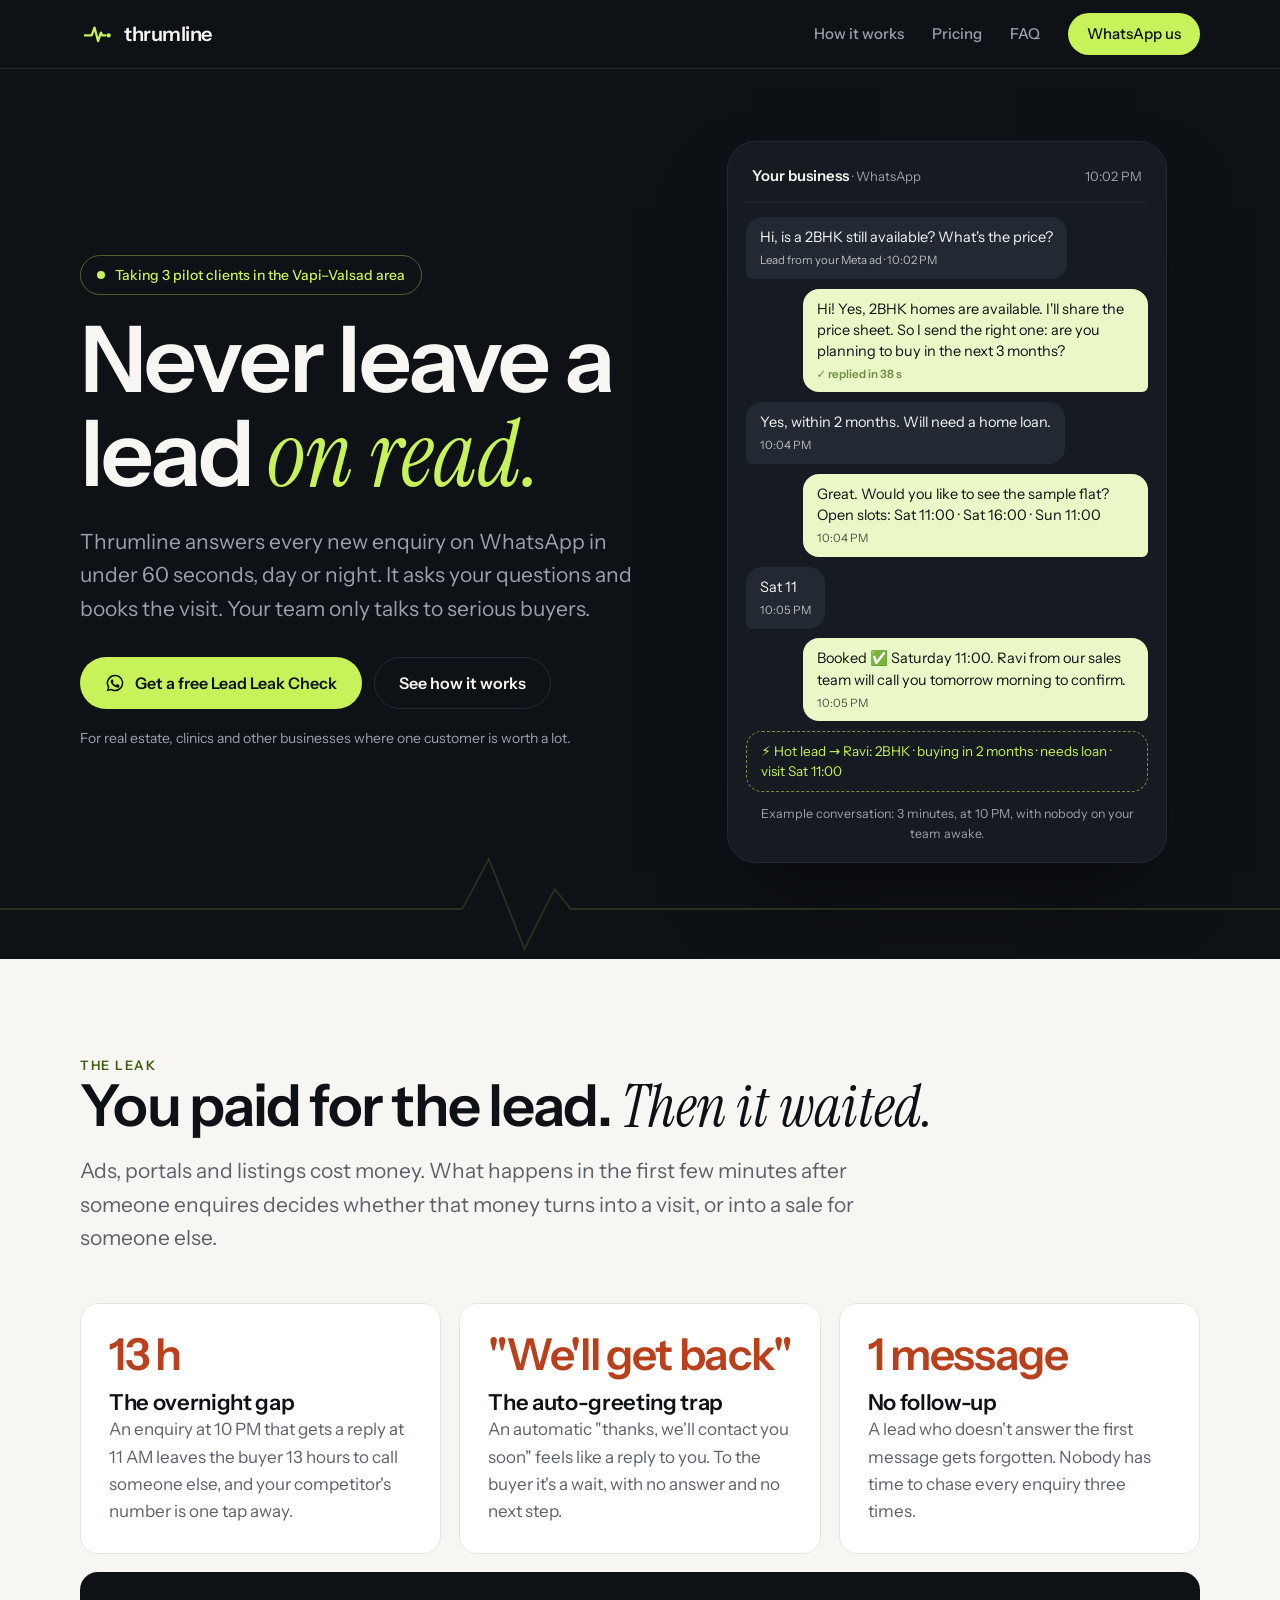
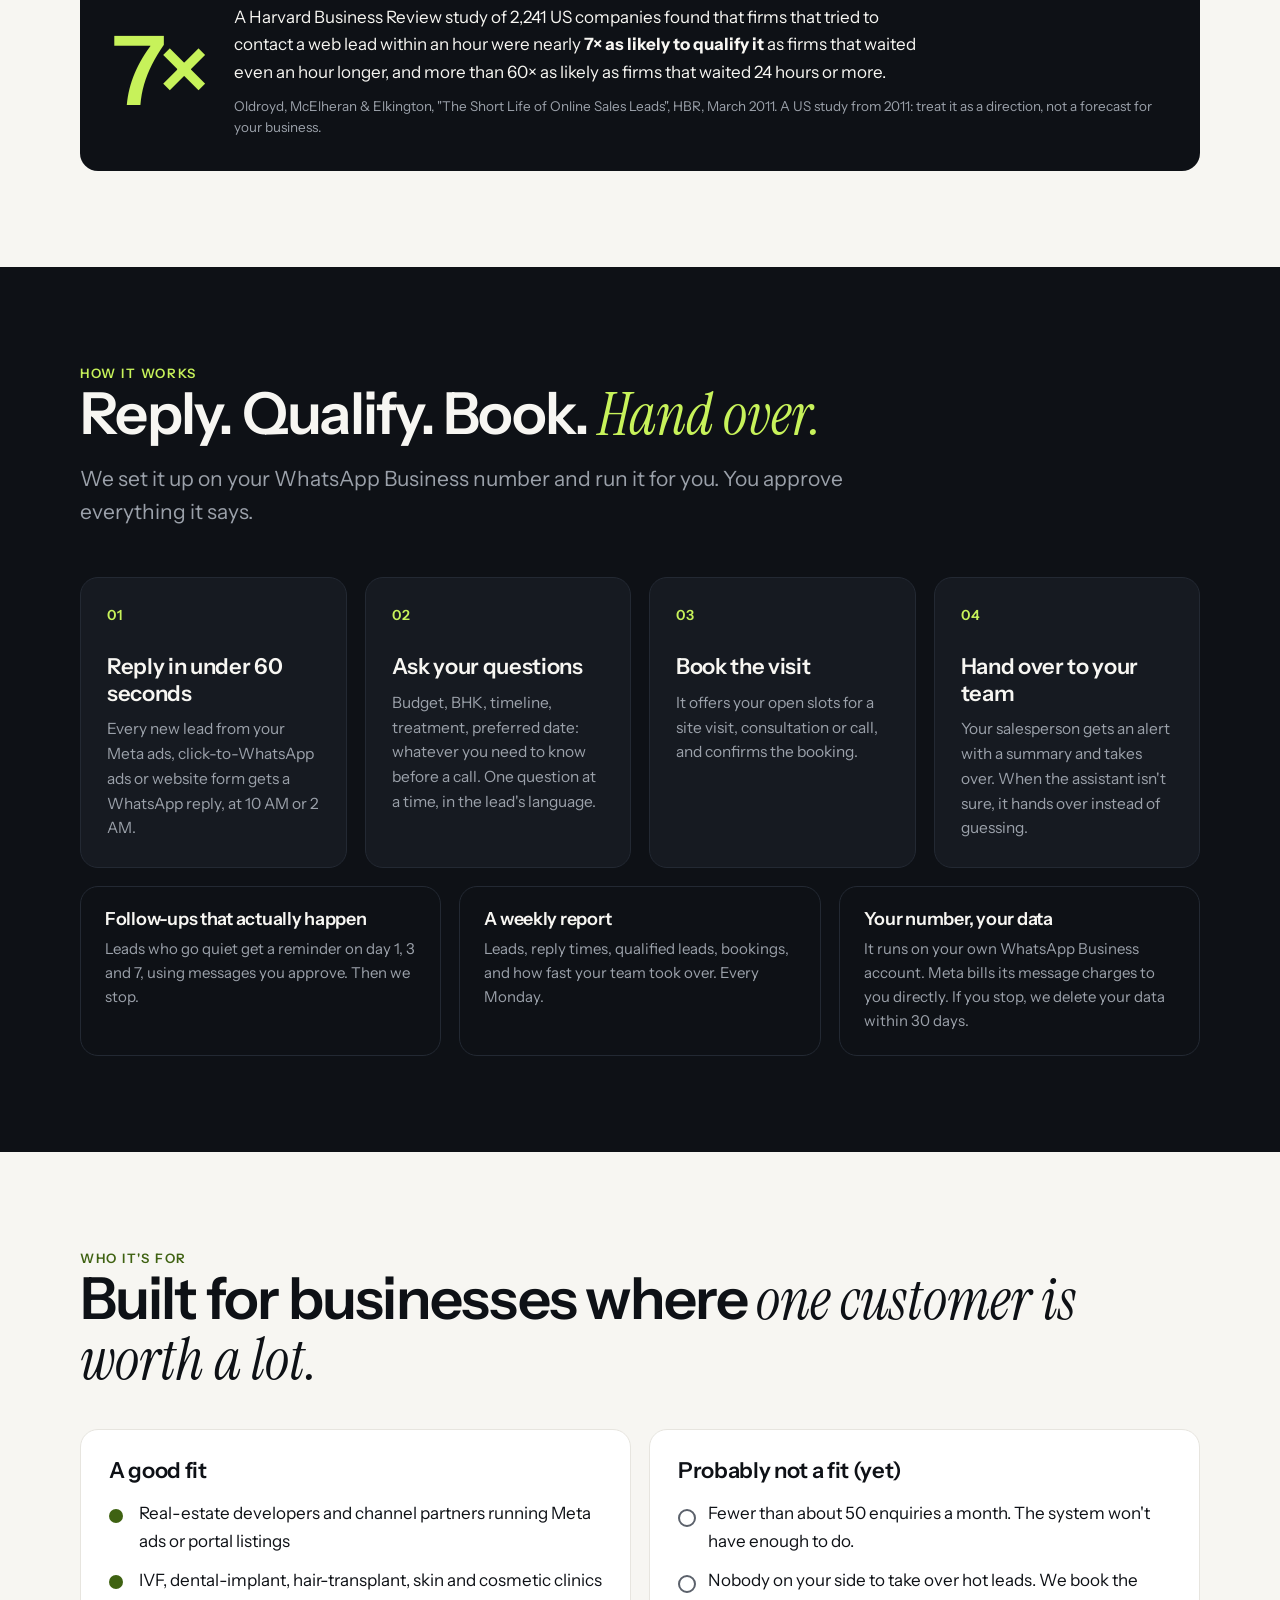
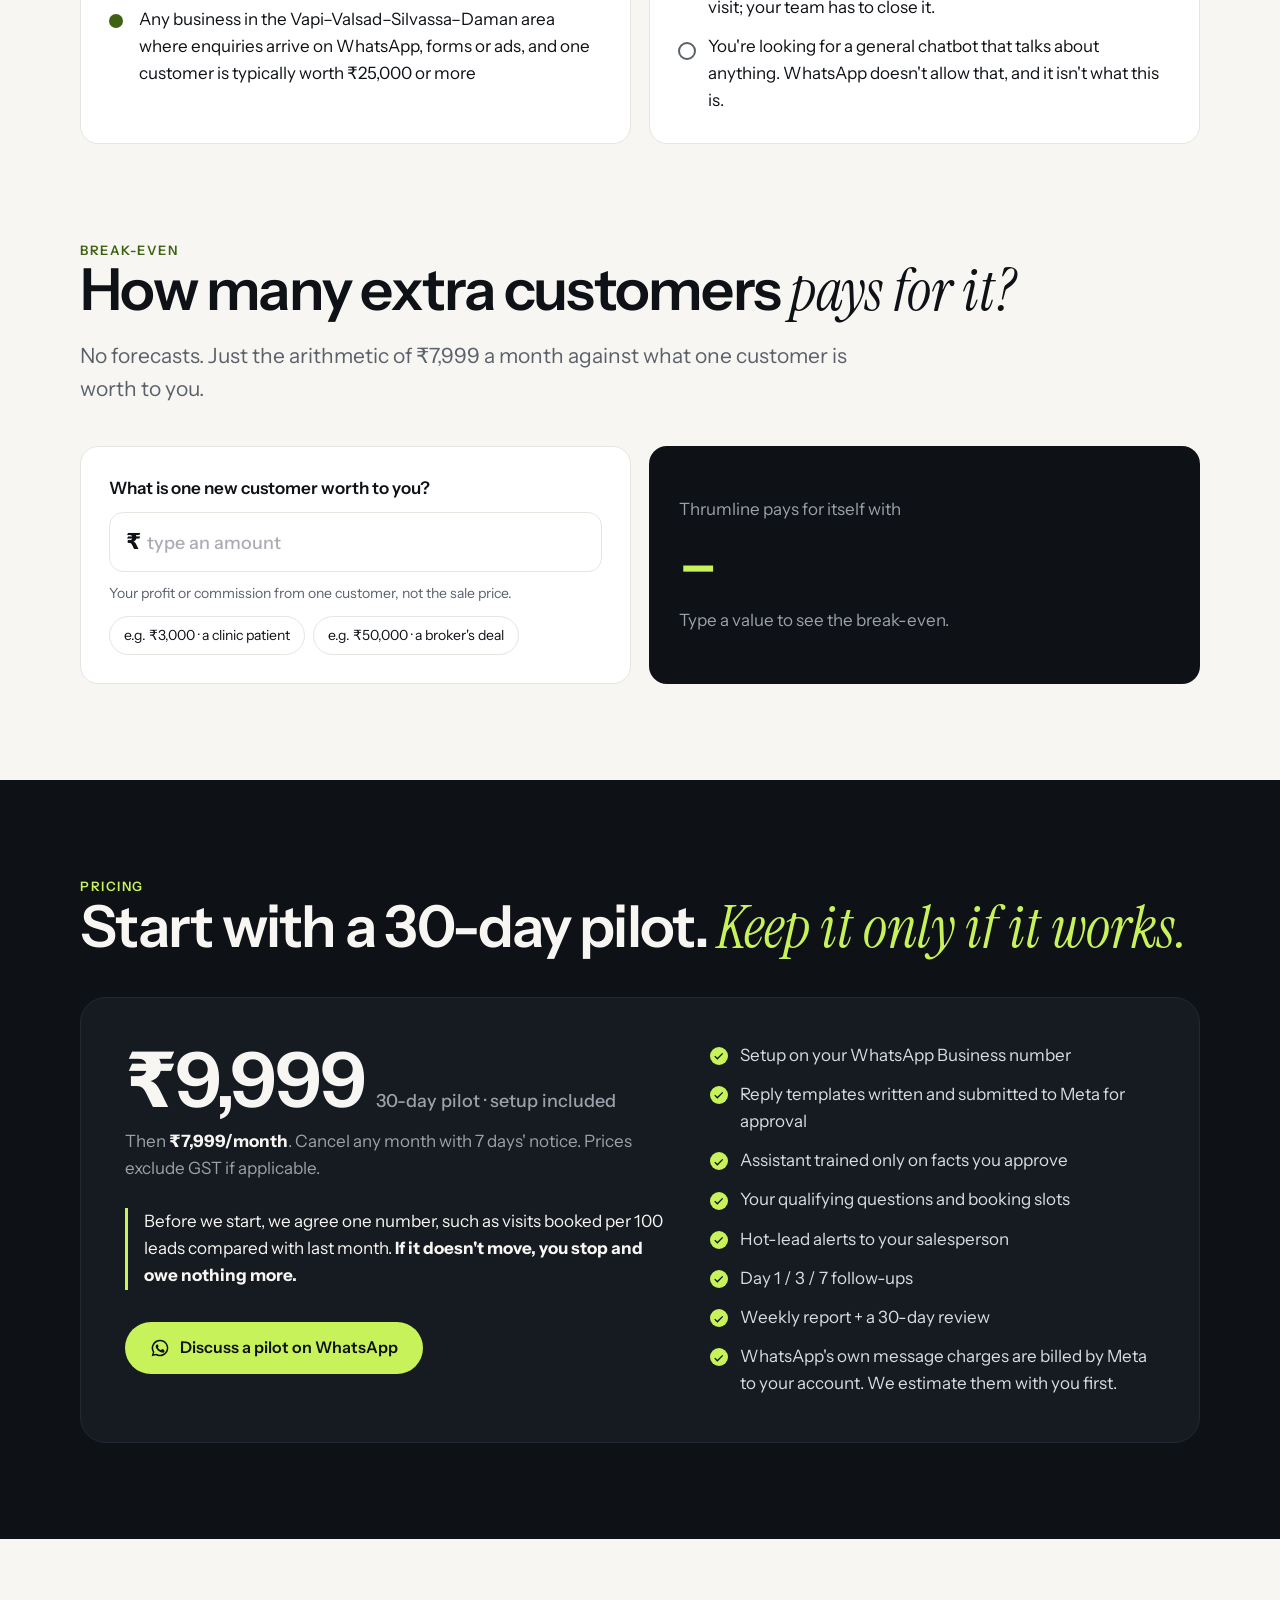
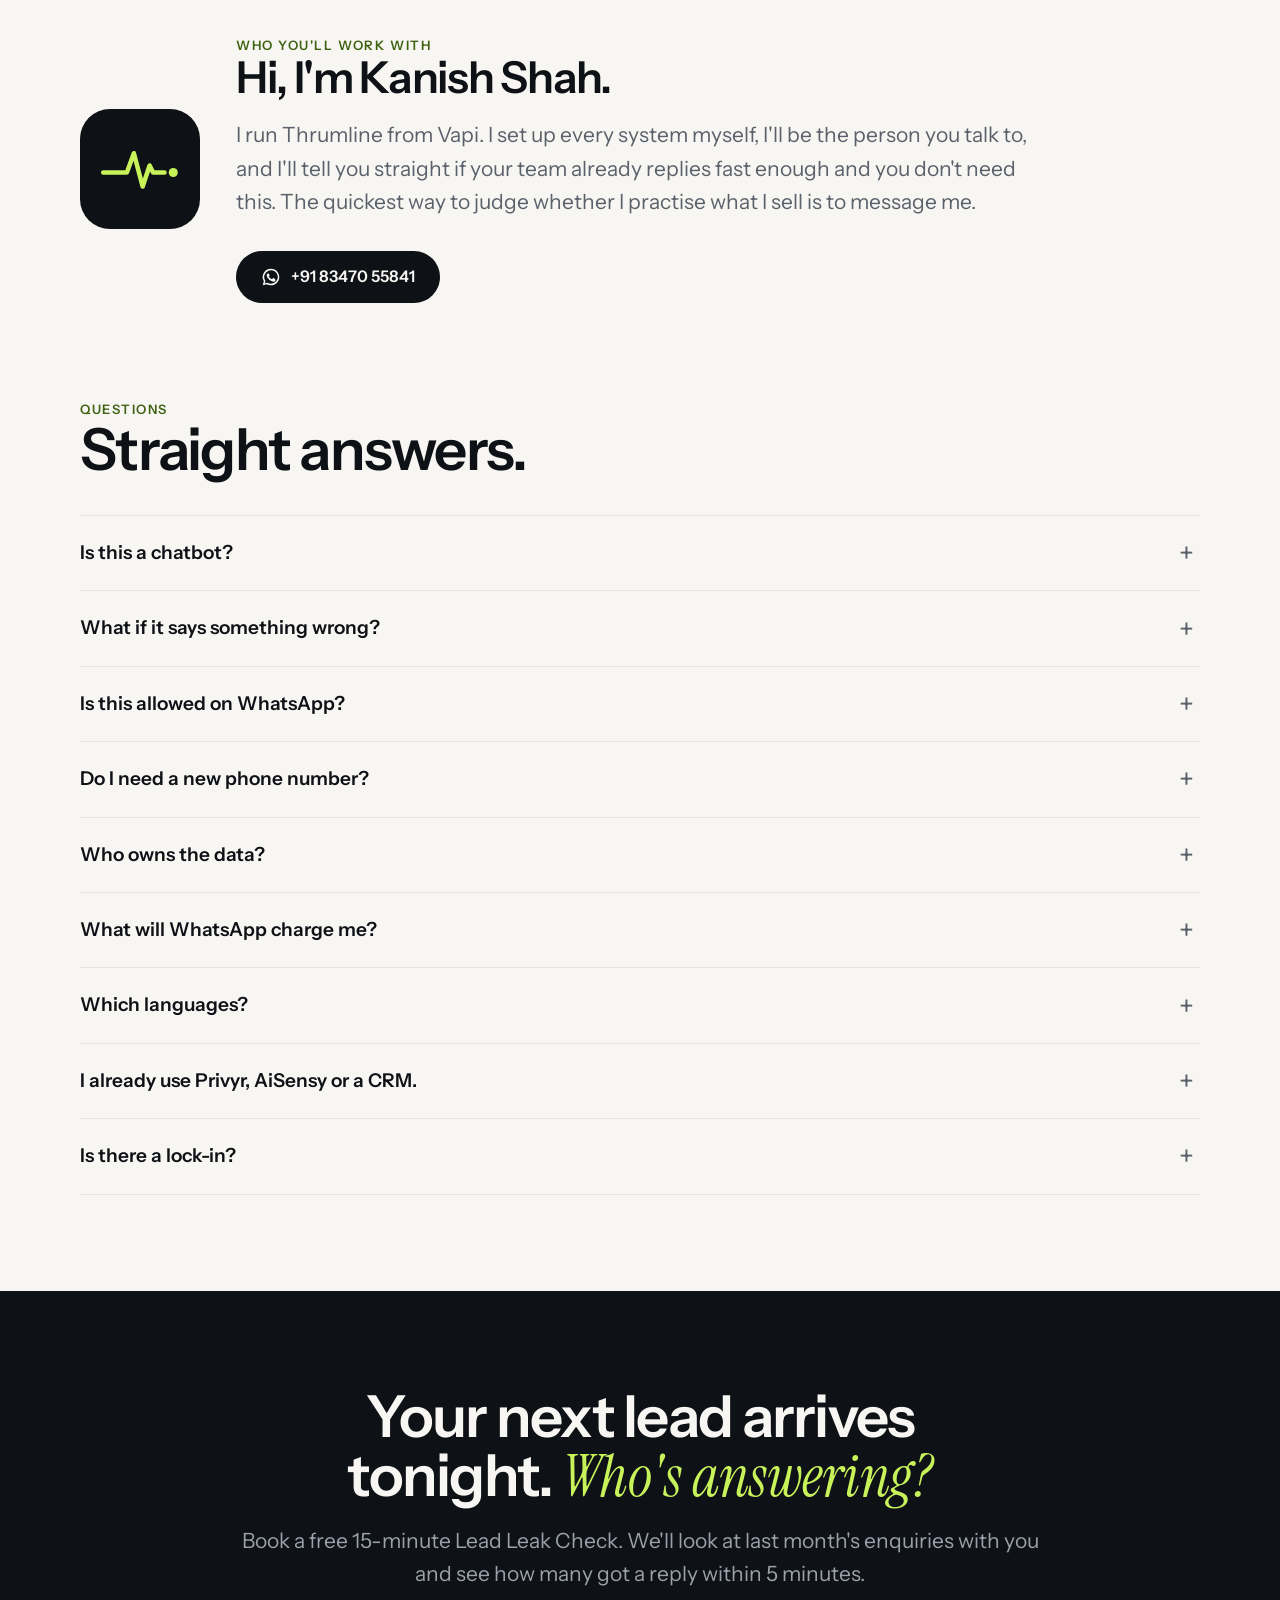
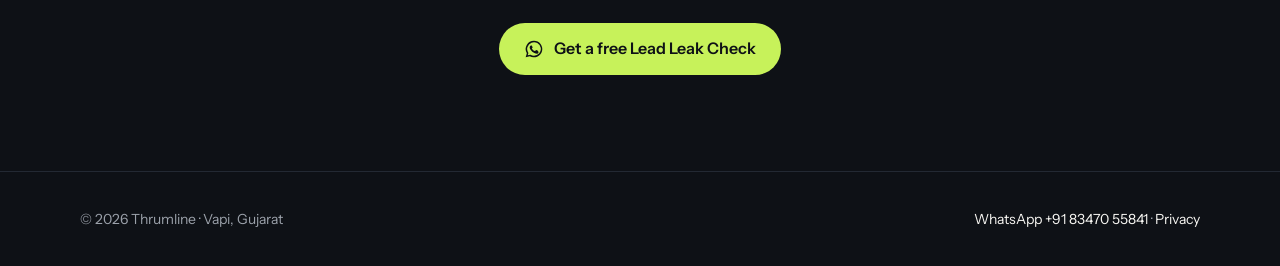
<file: site/index.html>
<!doctype html>
<html lang="en">
<head>
<meta charset="utf-8">
<meta name="viewport" content="width=device-width, initial-scale=1">
<title>Thrumline | Never leave a lead on read</title>
<meta name="description" content="Thrumline answers every new enquiry on WhatsApp in under 60 seconds, day or night, asks your qualifying questions and books the visit. For real estate and clinics in Vapi, Valsad, Silvassa and Daman.">
<meta name="theme-color" content="#0E1116">
<meta property="og:type" content="website">
<meta property="og:title" content="Thrumline | Never leave a lead on read">
<meta property="og:description" content="Every enquiry answered on WhatsApp in under 60 seconds, day or night. 30-day pilot for real estate and clinics in the Vapi–Valsad area.">
<meta property="og:image" content="assets/og.png">
<meta name="twitter:card" content="summary_large_image">
<link rel="icon" href="assets/favicon.svg" type="image/svg+xml">
<link rel="preload" href="assets/fonts/instrument-sans-latin.woff2" as="font" type="font/woff2" crossorigin>
<link rel="stylesheet" href="assets/fonts/fonts.css">
<script type="application/ld+json">
{"@context":"https://schema.org","@type":"ProfessionalService","name":"Thrumline","description":"WhatsApp lead response systems for local businesses: every enquiry answered in under 60 seconds, qualified and booked.","telephone":"+91 83470 55841","areaServed":["Vapi","Valsad","Silvassa","Daman"],"address":{"@type":"PostalAddress","addressLocality":"Vapi","addressRegion":"Gujarat","addressCountry":"IN"},"founder":{"@type":"Person","name":"Kanish Shah"}}
</script>
<style>
:root{
  --ink:#0E1116;--ink-2:#161A21;--ink-3:#232933;--paper:#F7F6F2;--card:#FFFFFF;
  --lime:#C7F25A;--moss:#3F6212;--ember:#E4572E;--ember-text:#B8401C;
  --mist:#E7E5DF;--slate:#5B616B;--fog:#9BA1AA;
  --radius:18px;--wrap:1160px;
  --sans:"Instrument Sans",system-ui,-apple-system,"Segoe UI",Roboto,sans-serif;
  --serif:"Instrument Serif",Georgia,serif;
}
*{box-sizing:border-box;margin:0;padding:0}
html{scroll-behavior:smooth;-webkit-text-size-adjust:100%}
body{font-family:var(--sans);background:var(--paper);color:var(--ink);font-size:17px;line-height:1.6;-webkit-font-smoothing:antialiased}
img,svg{display:block;max-width:100%}
a{color:inherit}
:focus-visible{outline:3px solid var(--lime);outline-offset:3px;border-radius:6px}
.wrap{max-width:var(--wrap);margin:0 auto;padding:0 20px}
.serif{font-family:var(--serif);font-style:italic;font-weight:400;letter-spacing:0}
.eyebrow{font-size:13px;font-weight:600;letter-spacing:.12em;text-transform:uppercase}
h1,h2,h3{letter-spacing:-.03em;line-height:1.02;font-weight:600}
h2{font-size:clamp(34px,5vw,58px);margin-bottom:18px}
h3{font-size:22px;letter-spacing:-.015em;line-height:1.2}
.lede{font-size:clamp(18px,2vw,21px);max-width:58ch}
section{padding:96px 0}
.dark{background:var(--ink);color:var(--paper)}
.dark .muted{color:var(--fog)}
.muted{color:var(--slate)}
.lime{color:var(--lime)}
.moss{color:var(--moss)}

/* buttons */
.btn{display:inline-flex;align-items:center;justify-content:center;gap:10px;min-height:52px;padding:0 24px;border-radius:999px;font-weight:600;font-size:16px;text-decoration:none;border:1.5px solid transparent;transition:transform .15s ease,background .15s ease}
.btn:hover{transform:translateY(-1px)}
.btn-lime{background:var(--lime);color:var(--ink)}
.btn-lime:hover{background:#d4f779}
.btn-ghost{border-color:var(--ink-3);color:var(--paper)}
.btn-ghost:hover{background:var(--ink-2)}
.btn-ink{background:var(--ink);color:var(--paper)}
.btn svg{width:20px;height:20px}

/* nav */
.nav{position:sticky;top:0;z-index:50;background:var(--ink);border-bottom:1px solid var(--ink-3)}
.nav .wrap{display:flex;align-items:center;justify-content:space-between;height:68px;gap:16px}
.brand{display:flex;align-items:center;gap:10px;text-decoration:none;color:var(--paper);font-weight:600;font-size:20px;letter-spacing:-.025em}
.brand svg{width:34px;height:34px}
.nav nav{display:flex;align-items:center;gap:28px}
.nav nav a{color:var(--fog);text-decoration:none;font-size:15px;font-weight:500}
.nav nav a:hover{color:var(--paper)}
.nav .btn{min-height:42px;padding:0 18px;font-size:15px}
.nav nav a.btn-lime{color:var(--ink)}
@media(max-width:820px){.nav nav a:not(.btn){display:none}}

/* hero */
.hero{padding:72px 0 96px;position:relative;overflow:hidden}
.hero .wrap{display:grid;grid-template-columns:1.05fr .95fr;gap:56px;align-items:center}
.hero h1{font-size:clamp(46px,7.4vw,92px);margin:18px 0 22px}
.hero .lede{color:var(--fog)}
.chip{display:inline-flex;align-items:center;gap:10px;border:1px solid rgba(199,242,90,.35);color:var(--lime);border-radius:999px;padding:8px 16px;font-size:14px;font-weight:500}
.dot{width:8px;height:8px;border-radius:50%;background:var(--lime);box-shadow:0 0 0 0 rgba(199,242,90,.6);animation:ping 2s infinite}
@keyframes ping{0%{box-shadow:0 0 0 0 rgba(199,242,90,.55)}80%,100%{box-shadow:0 0 0 10px rgba(199,242,90,0)}}
.actions{display:flex;flex-wrap:wrap;gap:12px;margin-top:32px}
.hero-note{margin-top:18px;font-size:14px;color:var(--fog)}
.pulse-line{position:absolute;left:0;right:0;bottom:0;height:120px;opacity:.14;pointer-events:none}
@media(max-width:960px){.hero .wrap{grid-template-columns:1fr}.hero{padding:48px 0 72px}}

/* phone mock */
.phone{background:var(--ink-2);border:1px solid var(--ink-3);border-radius:28px;padding:18px;max-width:440px;width:100%;justify-self:center;box-shadow:0 40px 80px -30px rgba(0,0,0,.6)}
.phone-top{display:flex;align-items:center;justify-content:space-between;padding:4px 6px 14px;border-bottom:1px solid var(--ink-3);margin-bottom:14px;font-size:13px;color:var(--fog)}
.phone-top b{color:var(--paper);font-weight:600;font-size:15px}
.chat{display:flex;flex-direction:column;gap:10px;min-height:430px}
.msg{max-width:86%;padding:10px 14px;border-radius:16px;font-size:14.5px;line-height:1.45;opacity:0;transform:translateY(8px);animation:in .45s ease forwards}
.msg small{display:block;font-size:11.5px;margin-top:4px;opacity:.7}
.msg.lead{background:var(--ink-3);color:var(--paper);align-self:flex-start;border-bottom-left-radius:6px}
.msg.bot{background:#E9F8C6;color:var(--ink);align-self:flex-end;border-bottom-right-radius:6px}
.msg.alert{align-self:stretch;max-width:none;background:transparent;border:1px dashed rgba(199,242,90,.55);color:var(--lime);font-size:13.5px}
.msg:nth-child(1){animation-delay:.3s}.msg:nth-child(2){animation-delay:1.3s}.msg:nth-child(3){animation-delay:2.4s}
.msg:nth-child(4){animation-delay:3.3s}.msg:nth-child(5){animation-delay:4.2s}.msg:nth-child(6){animation-delay:5.1s}.msg:nth-child(7){animation-delay:6s}
@keyframes in{to{opacity:1;transform:none}}
.timer{display:inline-flex;align-items:center;gap:6px;font-weight:600;color:var(--moss)}
.mock-label{font-size:12.5px;color:var(--fog);text-align:center;margin-top:12px}

/* leak */
.grid-3{display:grid;grid-template-columns:repeat(3,1fr);gap:18px;margin-top:48px}
.card{background:var(--card);border:1px solid var(--mist);border-radius:var(--radius);padding:28px}
.card .big{font-size:44px;font-weight:600;letter-spacing:-.03em;line-height:1;margin-bottom:14px}
.card .big.ember{color:var(--ember-text)}
.research{margin-top:18px;display:grid;grid-template-columns:auto 1fr;gap:28px;align-items:center;background:var(--ink);color:var(--paper);border-radius:var(--radius);padding:32px}
.research .num{font-size:clamp(56px,8vw,96px);font-weight:600;letter-spacing:-.04em;line-height:.9;color:var(--lime)}
.research p{max-width:62ch}
.research cite{display:block;font-style:normal;font-size:13.5px;color:var(--fog);margin-top:10px}
@media(max-width:860px){.grid-3{grid-template-columns:1fr}.research{grid-template-columns:1fr}}

/* how */
.steps{display:grid;grid-template-columns:repeat(4,1fr);gap:18px;margin-top:48px;counter-reset:step}
.step{background:var(--ink-2);border:1px solid var(--ink-3);border-radius:var(--radius);padding:26px;position:relative}
.step::before{counter-increment:step;content:"0" counter(step);display:block;font-size:14px;font-weight:600;color:var(--lime);margin-bottom:28px;letter-spacing:.08em}
.step p{color:var(--fog);font-size:15.5px;margin-top:10px}
.extras{display:grid;grid-template-columns:repeat(3,1fr);gap:18px;margin-top:18px}
.extra{border:1px solid var(--ink-3);border-radius:var(--radius);padding:22px 24px}
.extra h3{font-size:18px}
.extra p{color:var(--fog);font-size:15px;margin-top:6px}
@media(max-width:960px){.steps{grid-template-columns:1fr 1fr}.extras{grid-template-columns:1fr}}
@media(max-width:560px){.steps{grid-template-columns:1fr}}

/* fit */
.fit{display:grid;grid-template-columns:1fr 1fr;gap:18px;margin-top:40px}
.fit ul{list-style:none;display:flex;flex-direction:column;gap:12px;margin-top:16px}
.fit li{padding-left:30px;position:relative}
.fit li::before{content:"";position:absolute;left:0;top:.5em;width:14px;height:14px;border-radius:50%;background:var(--moss)}
.fit .no li::before{background:transparent;border:2px solid var(--slate)}
@media(max-width:760px){.fit{grid-template-columns:1fr}}

/* calculator */
.calc{display:grid;grid-template-columns:1fr 1fr;gap:18px;margin-top:40px;align-items:stretch}
.calc label{display:block;font-weight:600;margin-bottom:10px}
.field{display:flex;align-items:center;border:1.5px solid var(--mist);background:var(--card);border-radius:14px;padding:0 16px;height:60px;font-size:22px;font-weight:600}
.field:focus-within{border-color:var(--moss)}
.field input{border:0;outline:0;background:transparent;font:inherit;width:100%;padding-left:6px;color:var(--ink)}
.field input::placeholder{color:#A9ADB3;font-weight:500;font-size:18px}
.presets{display:flex;flex-wrap:wrap;gap:8px;margin-top:12px}
.presets button{font:inherit;font-size:14px;border:1px solid var(--mist);background:var(--card);border-radius:999px;padding:7px 14px;cursor:pointer;color:var(--ink)}
.presets button:hover{border-color:var(--moss)}
.result{background:var(--ink);color:var(--paper);border-radius:var(--radius);padding:30px;display:flex;flex-direction:column;justify-content:center}
.result .muted{color:var(--fog)}
.result .out{font-size:clamp(40px,6vw,64px);font-weight:600;letter-spacing:-.035em;line-height:1;color:var(--lime);margin:8px 0 12px}
@media(max-width:760px){.calc{grid-template-columns:1fr}}

/* pricing */
.price-card{display:grid;grid-template-columns:1.1fr .9fr;gap:40px;background:var(--ink-2);border:1px solid var(--ink-3);border-radius:26px;padding:44px;margin-top:40px}
.price{font-size:clamp(52px,7vw,76px);font-weight:600;letter-spacing:-.04em;line-height:1}
.price small{font-size:18px;color:var(--fog);font-weight:500;letter-spacing:0}
.then{margin-top:10px;color:var(--fog)}
.then b{color:var(--paper)}
.checks{list-style:none;display:flex;flex-direction:column;gap:12px}
.checks li{padding-left:30px;position:relative;color:#D9DCE1}
.checks li::before{content:"";position:absolute;left:0;top:.3em;width:18px;height:18px;border-radius:50%;background:var(--lime) url("data:image/svg+xml,%3Csvg xmlns='http://www.w3.org/2000/svg' viewBox='0 0 20 20'%3E%3Cpath d='M8.2 13.6 4.9 10.3l-1.4 1.4 4.7 4.7 9-9-1.4-1.4z' fill='%230E1116'/%3E%3C/svg%3E") center/13px no-repeat}
.guarantee{margin-top:26px;border-left:3px solid var(--lime);padding-left:16px;color:var(--paper)}
@media(max-width:860px){.price-card{grid-template-columns:1fr;padding:30px}}

/* founder */
.founder{display:grid;grid-template-columns:auto 1fr;gap:36px;align-items:center}
.avatar{width:120px;height:120px;border-radius:30px;background:var(--ink);display:grid;place-items:center}
.avatar svg{width:84px}
@media(max-width:640px){.founder{grid-template-columns:1fr}}

/* faq */
.faq{margin-top:36px;border-top:1px solid var(--mist)}
.faq details{border-bottom:1px solid var(--mist)}
.faq summary{list-style:none;cursor:pointer;padding:22px 44px 22px 0;font-weight:600;font-size:19px;position:relative}
.faq summary::-webkit-details-marker{display:none}
.faq summary::after{content:"+";position:absolute;right:6px;top:50%;transform:translateY(-50%);font-size:28px;font-weight:400;color:var(--slate);transition:transform .2s}
.faq details[open] summary::after{transform:translateY(-50%) rotate(45deg)}
.faq details p{padding:0 0 22px;max-width:70ch;color:#2B3038}

/* final */
.final{text-align:center}
.final h2{max-width:16ch;margin:0 auto 18px}
.final .actions{justify-content:center}
footer{background:var(--ink);color:var(--fog);border-top:1px solid var(--ink-3);padding:36px 0 110px;font-size:14px}
footer .wrap{display:flex;flex-wrap:wrap;justify-content:space-between;gap:16px}
footer a{color:var(--paper);text-decoration:none}
@media(min-width:760px){footer{padding-bottom:36px}}

/* sticky mobile CTA */
.sticky{position:fixed;left:12px;right:12px;bottom:12px;z-index:60;display:none;box-shadow:0 12px 30px -10px rgba(0,0,0,.5)}
@media(max-width:759px){.sticky{display:flex}}

@media(prefers-reduced-motion:reduce){*{animation:none!important;transition:none!important;scroll-behavior:auto!important}.msg{opacity:1;transform:none}}
</style>
</head>
<body>

<svg width="0" height="0" style="position:absolute" aria-hidden="true">
  <symbol id="mark" viewBox="0 0 48 48"><rect width="48" height="48" rx="12" fill="#0E1116"/><path d="M7 26h9.5l4-11 5 19 4-12 2 4H36" fill="none" stroke="#C7F25A" stroke-width="3.2" stroke-linecap="round" stroke-linejoin="round"/><circle cx="40.5" cy="26" r="3" fill="#C7F25A"/></symbol>
  <symbol id="wa" viewBox="0 0 24 24"><path fill="currentColor" d="M12 2a10 10 0 0 0-8.6 15.1L2 22l5-1.3A10 10 0 1 0 12 2Zm0 18.2a8.2 8.2 0 0 1-4.2-1.2l-.3-.2-3 .8.8-2.9-.2-.3A8.2 8.2 0 1 1 12 20.2Zm4.5-6.1c-.2-.1-1.5-.7-1.7-.8-.2-.1-.4-.1-.6.1l-.8 1c-.1.2-.3.2-.5.1a6.7 6.7 0 0 1-3.3-2.9c-.2-.4.2-.4.7-1.3.1-.2 0-.3 0-.4l-.8-1.8c-.2-.5-.4-.4-.6-.4h-.5a1 1 0 0 0-.7.3 3 3 0 0 0-.9 2.2 5.2 5.2 0 0 0 1.1 2.7 11.8 11.8 0 0 0 4.5 4c1.7.7 2.4.8 3.2.7.5-.1 1.5-.6 1.7-1.2.2-.6.2-1.1.2-1.2-.1-.1-.3-.2-.5-.3Z"/></symbol>
</svg>

<header class="nav">
  <div class="wrap">
    <a class="brand" href="#top" aria-label="Thrumline home"><svg><use href="#mark"/></svg>thrumline</a>
    <nav aria-label="Main">
      <a href="#how">How it works</a>
      <a href="#pricing">Pricing</a>
      <a href="#faq">FAQ</a>
      <a class="btn btn-lime" href="https://wa.me/918347055841?text=Hi%20Kanish%2C%20I%27d%20like%20to%20know%20more%20about%20Thrumline." data-wa>WhatsApp us</a>
    </nav>
  </div>
</header>

<main id="top">

<section class="hero dark">
  <div class="wrap">
    <div>
      <span class="chip"><span class="dot"></span>Taking 3 pilot clients in the Vapi–Valsad area</span>
      <h1>Never leave a lead <span class="serif lime">on read.</span></h1>
      <p class="lede">Thrumline answers every new enquiry on WhatsApp in under 60 seconds, day or night. It asks your questions and books the visit. Your team only talks to serious buyers.</p>
      <div class="actions">
        <a class="btn btn-lime" href="https://wa.me/918347055841?text=Hi%20Kanish%2C%20I%27d%20like%20a%20free%20Lead%20Leak%20Check%20for%20my%20business." data-wa><svg><use href="#wa"/></svg>Get a free Lead Leak Check</a>
        <a class="btn btn-ghost" href="#how">See how it works</a>
      </div>
      <p class="hero-note">For real estate, clinics and other businesses where one customer is worth a lot.</p>
    </div>

    <div class="phone" aria-label="Example conversation">
      <div class="phone-top"><span><b>Your business</b> · WhatsApp</span><span>10:02 PM</span></div>
      <div class="chat">
        <div class="msg lead">Hi, is a 2BHK still available? What's the price?<small>Lead from your Meta ad · 10:02 PM</small></div>
        <div class="msg bot">Hi! Yes, 2BHK homes are available. I'll share the price sheet. So I send the right one: are you planning to buy in the next 3 months?<small><span class="timer">✓ replied in 38 s</span></small></div>
        <div class="msg lead">Yes, within 2 months. Will need a home loan.<small>10:04 PM</small></div>
        <div class="msg bot">Great. Would you like to see the sample flat? Open slots: Sat 11:00 · Sat 16:00 · Sun 11:00<small>10:04 PM</small></div>
        <div class="msg lead">Sat 11<small>10:05 PM</small></div>
        <div class="msg bot">Booked ✅ Saturday 11:00. Ravi from our sales team will call you tomorrow morning to confirm.<small>10:05 PM</small></div>
        <div class="msg alert">⚡ Hot lead → Ravi: 2BHK · buying in 2 months · needs loan · visit Sat 11:00</div>
      </div>
      <p class="mock-label">Example conversation: 3 minutes, at 10 PM, with nobody on your team awake.</p>
    </div>
  </div>
  <svg class="pulse-line" viewBox="0 0 1440 120" preserveAspectRatio="none" aria-hidden="true"><path d="M0 70h520l30-50 40 90 34-60 18 20h798" fill="none" stroke="#C7F25A" stroke-width="2"/></svg>
</section>

<section id="leak">
  <div class="wrap">
    <p class="eyebrow moss">The leak</p>
    <h2>You paid for the lead. <span class="serif">Then it waited.</span></h2>
    <p class="lede muted">Ads, portals and listings cost money. What happens in the first few minutes after someone enquires decides whether that money turns into a visit, or into a sale for someone else.</p>
    <div class="grid-3">
      <div class="card"><div class="big ember">13 h</div><h3>The overnight gap</h3><p class="muted">An enquiry at 10 PM that gets a reply at 11 AM leaves the buyer 13 hours to call someone else, and your competitor's number is one tap away.</p></div>
      <div class="card"><div class="big ember">"We'll get back"</div><h3>The auto-greeting trap</h3><p class="muted">An automatic "thanks, we'll contact you soon" feels like a reply to you. To the buyer it's a wait, with no answer and no next step.</p></div>
      <div class="card"><div class="big ember">1 message</div><h3>No follow-up</h3><p class="muted">A lead who doesn't answer the first message gets forgotten. Nobody has time to chase every enquiry three times.</p></div>
    </div>
    <div class="research">
      <div class="num">7×</div>
      <div>
        <p>A Harvard Business Review study of 2,241 US companies found that firms that tried to contact a web lead within an hour were nearly <b>7× as likely to qualify it</b> as firms that waited even an hour longer, and more than 60× as likely as firms that waited 24 hours or more.</p>
        <cite>Oldroyd, McElheran &amp; Elkington, "The Short Life of Online Sales Leads", HBR, March 2011. A US study from 2011: treat it as a direction, not a forecast for your business.</cite>
      </div>
    </div>
  </div>
</section>

<section id="how" class="dark">
  <div class="wrap">
    <p class="eyebrow lime">How it works</p>
    <h2>Reply. Qualify. Book. <span class="serif lime">Hand over.</span></h2>
    <p class="lede muted">We set it up on your WhatsApp Business number and run it for you. You approve everything it says.</p>
    <div class="steps">
      <div class="step"><h3>Reply in under 60 seconds</h3><p>Every new lead from your Meta ads, click-to-WhatsApp ads or website form gets a WhatsApp reply, at 10 AM or 2 AM.</p></div>
      <div class="step"><h3>Ask your questions</h3><p>Budget, BHK, timeline, treatment, preferred date: whatever you need to know before a call. One question at a time, in the lead's language.</p></div>
      <div class="step"><h3>Book the visit</h3><p>It offers your open slots for a site visit, consultation or call, and confirms the booking.</p></div>
      <div class="step"><h3>Hand over to your team</h3><p>Your salesperson gets an alert with a summary and takes over. When the assistant isn't sure, it hands over instead of guessing.</p></div>
    </div>
    <div class="extras">
      <div class="extra"><h3>Follow-ups that actually happen</h3><p>Leads who go quiet get a reminder on day 1, 3 and 7, using messages you approve. Then we stop.</p></div>
      <div class="extra"><h3>A weekly report</h3><p>Leads, reply times, qualified leads, bookings, and how fast your team took over. Every Monday.</p></div>
      <div class="extra"><h3>Your number, your data</h3><p>It runs on your own WhatsApp Business account. Meta bills its message charges to you directly. If you stop, we delete your data within 30 days.</p></div>
    </div>
  </div>
</section>

<section id="fit">
  <div class="wrap">
    <p class="eyebrow moss">Who it's for</p>
    <h2>Built for businesses where <span class="serif">one customer is worth a lot.</span></h2>
    <div class="fit">
      <div class="card"><h3>A good fit</h3>
        <ul>
          <li>Real-estate developers and channel partners running Meta ads or portal listings</li>
          <li>IVF, dental-implant, hair-transplant, skin and cosmetic clinics</li>
          <li>Any business in the Vapi–Valsad–Silvassa–Daman area where enquiries arrive on WhatsApp, forms or ads, and one customer is typically worth ₹25,000 or more</li>
        </ul>
      </div>
      <div class="card no"><h3>Probably not a fit (yet)</h3>
        <ul>
          <li>Fewer than about 50 enquiries a month. The system won't have enough to do.</li>
          <li>Nobody on your side to take over hot leads. We book the visit; your team has to close it.</li>
          <li>You're looking for a general chatbot that talks about anything. WhatsApp doesn't allow that, and it isn't what this is.</li>
        </ul>
      </div>
    </div>
  </div>
</section>

<section id="calculator" style="padding-top:0">
  <div class="wrap">
    <p class="eyebrow moss">Break-even</p>
    <h2>How many extra customers <span class="serif">pays for it?</span></h2>
    <p class="lede muted">No forecasts. Just the arithmetic of ₹7,999 a month against what one customer is worth to you.</p>
    <div class="calc">
      <div class="card">
        <label for="value">What is one new customer worth to you?</label>
        <div class="field"><span>₹</span><input id="value" inputmode="numeric" autocomplete="off" placeholder="type an amount" aria-describedby="value-hint"></div>
        <p id="value-hint" class="muted" style="font-size:14px;margin-top:10px">Your profit or commission from one customer, not the sale price.</p>
        <div class="presets" aria-label="Examples">
          <button type="button" data-v="3000">e.g. ₹3,000 · a clinic patient</button>
          <button type="button" data-v="50000">e.g. ₹50,000 · a broker's deal</button>
        </div>
      </div>
      <div class="result" aria-live="polite">
        <p class="muted">Thrumline pays for itself with</p>
        <div class="out" id="out">–</div>
        <p class="muted" id="out-note">Type a value to see the break-even.</p>
      </div>
    </div>
  </div>
</section>

<section id="pricing" class="dark">
  <div class="wrap">
    <p class="eyebrow lime">Pricing</p>
    <h2>Start with a 30-day pilot. <span class="serif lime">Keep it only if it works.</span></h2>
    <div class="price-card">
      <div>
        <div class="price">₹9,999 <small>30-day pilot · setup included</small></div>
        <p class="then">Then <b>₹7,999/month</b>. Cancel any month with 7 days' notice. Prices exclude GST if applicable.</p>
        <p class="guarantee">Before we start, we agree one number, such as visits booked per 100 leads compared with last month. <b>If it doesn't move, you stop and owe nothing more.</b></p>
        <div class="actions"><a class="btn btn-lime" href="https://wa.me/918347055841?text=Hi%20Kanish%2C%20I%27d%20like%20to%20discuss%20a%2030-day%20Thrumline%20pilot." data-wa><svg><use href="#wa"/></svg>Discuss a pilot on WhatsApp</a></div>
      </div>
      <ul class="checks">
        <li>Setup on your WhatsApp Business number</li>
        <li>Reply templates written and submitted to Meta for approval</li>
        <li>Assistant trained only on facts you approve</li>
        <li>Your qualifying questions and booking slots</li>
        <li>Hot-lead alerts to your salesperson</li>
        <li>Day 1 / 3 / 7 follow-ups</li>
        <li>Weekly report + a 30-day review</li>
        <li>WhatsApp's own message charges are billed by Meta to your account. We estimate them with you first.</li>
      </ul>
    </div>
  </div>
</section>

<section id="founder">
  <div class="wrap founder">
    <div class="avatar" aria-hidden="true"><svg viewBox="0 0 48 48"><path d="M3 26h13.5l4-11 5 19 4-12 2 4H38" fill="none" stroke="#C7F25A" stroke-width="2.6" stroke-linecap="round" stroke-linejoin="round"/><circle cx="43" cy="26" r="2.6" fill="#C7F25A"/></svg></div>
    <div>
      <p class="eyebrow moss">Who you'll work with</p>
      <h2 style="font-size:clamp(30px,4vw,44px)">Hi, I'm Kanish Shah.</h2>
      <p class="lede muted">I run Thrumline from Vapi. I set up every system myself, I'll be the person you talk to, and I'll tell you straight if your team already replies fast enough and you don't need this. The quickest way to judge whether I practise what I sell is to message me.</p>
      <div class="actions"><a class="btn btn-ink" href="https://wa.me/918347055841?text=Hi%20Kanish%2C%20testing%20how%20fast%20you%20reply%20%F0%9F%99%82" data-wa><svg><use href="#wa"/></svg>+91 83470 55841</a></div>
    </div>
  </div>
</section>

<section id="faq" style="padding-top:0">
  <div class="wrap">
    <p class="eyebrow moss">Questions</p>
    <h2>Straight answers.</h2>
    <div class="faq">
      <details><summary>Is this a chatbot?</summary><p>It's an assistant that only knows what you approve: your projects or services, prices, timings, location and FAQs. It asks your qualifying questions and books visits. When it doesn't know something, it says so and hands over to your team. It won't make up answers or chat about unrelated topics.</p></details>
      <details><summary>What if it says something wrong?</summary><p>It answers only from your approved facts sheet, never offers discounts or makes commitments you haven't approved, and hands over when it's unsure. You approve every message template before go-live, and we review a sample of real conversations every week and fix anything off.</p></details>
      <details><summary>Is this allowed on WhatsApp?</summary><p>Yes, for this kind of assistant. Since 15 January 2026, Meta's WhatsApp Business rules ban general-purpose AI chatbots, but allow assistants that handle a business's own customer service, bookings and sales, which is exactly what this is. We also keep to WhatsApp's opt-in rules: your lead forms say people may be contacted on WhatsApp, and anyone who says stop is never messaged again.</p></details>
      <details><summary>Do I need a new phone number?</summary><p>You need a number connected to the WhatsApp Business Platform. If your current number is on the WhatsApp Business app, we'll go through the options with you (moving it, or using a new number) before anything changes.</p></details>
      <details><summary>Who owns the data?</summary><p>You do. The system runs on your own WhatsApp Business account, leads are logged to a sheet you can see, and we only use the data to run your system. If you stop, we give you an export on request and delete your data within 30 days.</p></details>
      <details><summary>What will WhatsApp charge me?</summary><p>Meta charges per message for certain message types and bills your account directly. The amount depends on your lead volume, and we estimate it for your numbers before you start.</p></details>
      <details><summary>Which languages?</summary><p>English, Hindi and Gujarati text. Before going live, we test with real examples of how your leads write.</p></details>
      <details><summary>I already use Privyr, AiSensy or a CRM.</summary><p>If it works and your team replies fast, keep it. We'll tell you if you don't need us. In the pilot we log leads to a Google Sheet; if you use a CRM, we'll tell you honestly whether we can connect it.</p></details>
      <details><summary>Is there a lock-in?</summary><p>No. It's a 30-day pilot, then month to month. Cancel any month with 7 days' notice.</p></details>
    </div>
  </div>
</section>

<section class="dark final">
  <div class="wrap">
    <h2>Your next lead arrives tonight. <span class="serif lime">Who's answering?</span></h2>
    <p class="lede muted" style="margin:0 auto">Book a free 15-minute Lead Leak Check. We'll look at last month's enquiries with you and see how many got a reply within 5 minutes.</p>
    <div class="actions"><a class="btn btn-lime" href="https://wa.me/918347055841?text=Hi%20Kanish%2C%20I%27d%20like%20a%20free%20Lead%20Leak%20Check%20for%20my%20business." data-wa><svg><use href="#wa"/></svg>Get a free Lead Leak Check</a></div>
  </div>
</section>

</main>

<footer>
  <div class="wrap">
    <span>© 2026 Thrumline · Vapi, Gujarat</span>
    <span><a href="https://wa.me/918347055841" data-wa>WhatsApp +91 83470 55841</a> · <a href="privacy.html">Privacy</a></span>
  </div>
</footer>

<a class="btn btn-lime sticky" href="https://wa.me/918347055841?text=Hi%20Kanish%2C%20I%27d%20like%20a%20free%20Lead%20Leak%20Check%20for%20my%20business." data-wa><svg><use href="#wa"/></svg>Free Lead Leak Check</a>

<script>
(() => {
  const FEE = 7999;
  const input = document.getElementById('value');
  const out = document.getElementById('out');
  const note = document.getElementById('out-note');
  const inr = n => Math.round(n).toLocaleString('en-IN');
  function update() {
    const v = Number(String(input.value).replace(/[^0-9]/g, ''));
    if (!v) { out.textContent = '–'; note.textContent = 'Type a value to see the break-even.'; return; }
    const perMonth = FEE / v;
    if (perMonth >= 1) {
      out.textContent = perMonth.toFixed(perMonth < 10 ? 1 : 0) + ' extra customers / month';
      note.textContent = `₹7,999 ÷ ₹${inr(v)} per customer. If it brings fewer than that, it isn't worth it for you.`;
    } else {
      const months = 1 / perMonth;
      out.textContent = '1 extra customer every ' + (months < 10 ? months.toFixed(1) : Math.round(months)) + ' months';
      note.textContent = `₹7,999 ÷ ₹${inr(v)} = ${perMonth.toFixed(2)} customers a month.`;
    }
  }
  input.addEventListener('input', () => {
    const digits = input.value.replace(/[^0-9]/g, '').slice(0, 9);
    input.value = digits ? Number(digits).toLocaleString('en-IN') : '';
    update();
  });
  document.querySelectorAll('.presets button').forEach(b => b.addEventListener('click', () => {
    input.value = Number(b.dataset.v).toLocaleString('en-IN'); update(); input.focus();
  }));
  // WhatsApp links open in a new tab on desktop; on phones they open the app.
  document.querySelectorAll('[data-wa]').forEach(a => { a.target = '_blank'; a.rel = 'noopener'; });
})();
</script>
</body>
</html>
</file>
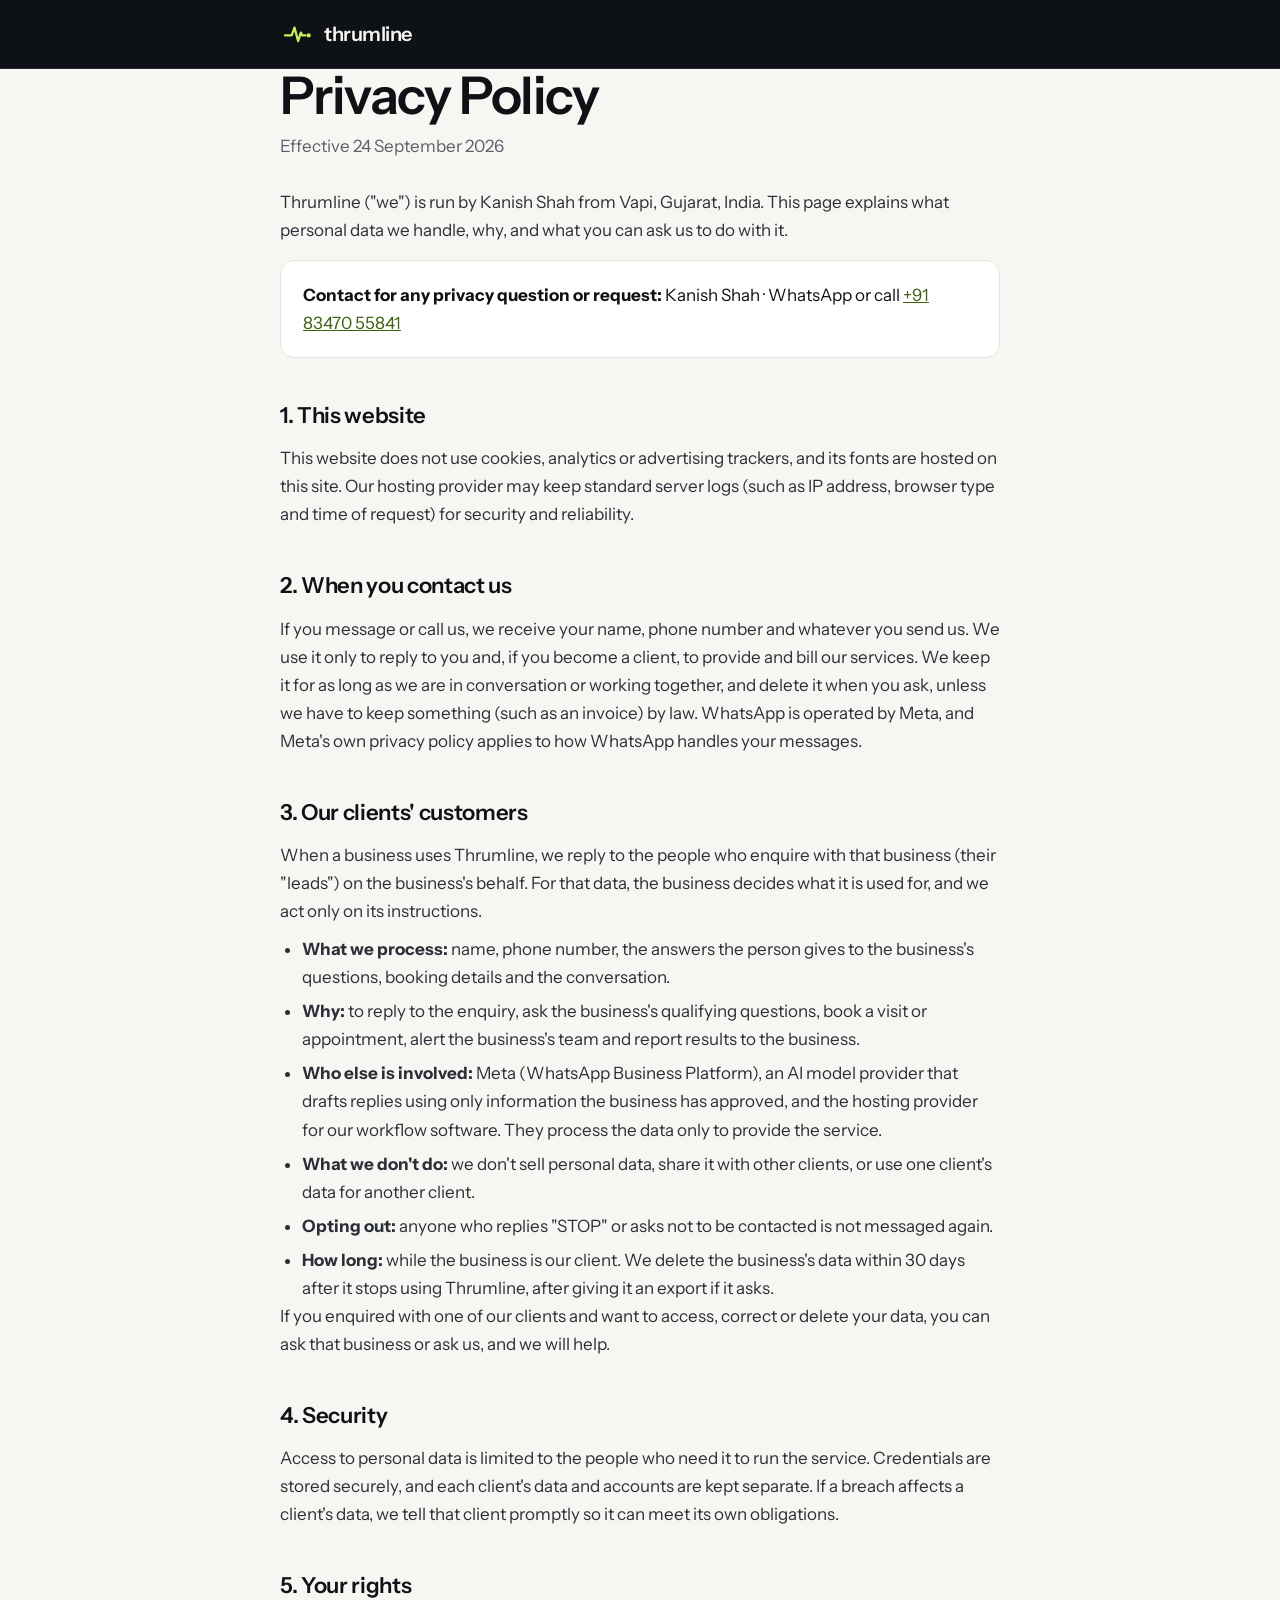
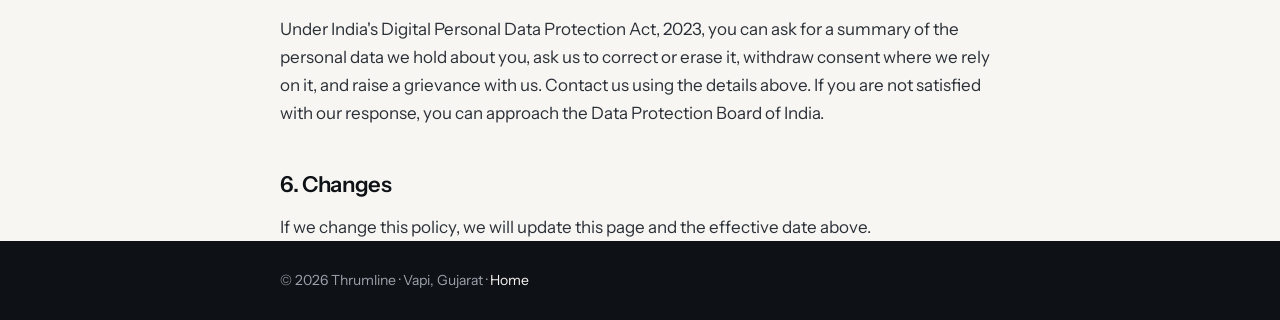
<file: site/privacy.html>
<!doctype html>
<html lang="en">
<head>
<meta charset="utf-8">
<meta name="viewport" content="width=device-width, initial-scale=1">
<title>Privacy Policy | Thrumline</title>
<meta name="description" content="How Thrumline handles personal data on this website, in WhatsApp conversations, and for clients' customers.">
<meta name="theme-color" content="#0E1116">
<link rel="icon" href="assets/favicon.svg" type="image/svg+xml">
<link rel="stylesheet" href="assets/fonts/fonts.css">
<style>
:root{--ink:#0E1116;--ink-3:#232933;--paper:#F7F6F2;--lime:#C7F25A;--moss:#3F6212;--mist:#E7E5DF;--slate:#5B616B;--fog:#9BA1AA}
*{box-sizing:border-box;margin:0;padding:0}
body{font-family:"Instrument Sans",system-ui,-apple-system,"Segoe UI",Roboto,sans-serif;background:var(--paper);color:var(--ink);font-size:17px;line-height:1.65;-webkit-font-smoothing:antialiased}
a{color:var(--moss)}
:focus-visible{outline:3px solid var(--moss);outline-offset:3px;border-radius:4px}
header{background:var(--ink);border-bottom:1px solid var(--ink-3)}
header .wrap{display:flex;align-items:center;height:68px}
.brand{display:flex;align-items:center;gap:10px;color:var(--paper);text-decoration:none;font-weight:600;font-size:20px;letter-spacing:-.025em}
.brand svg{width:34px;height:34px}
.wrap{max-width:760px;margin:0 auto;padding:0 20px}
main{padding:64px 0 96px}
h1{font-size:clamp(36px,6vw,52px);letter-spacing:-.03em;line-height:1.05;font-weight:600;margin-bottom:8px}
h2{font-size:22px;letter-spacing:-.015em;margin:40px 0 10px;font-weight:600}
p,li{color:#2B3038}
p+p{margin-top:12px}
ul{padding-left:22px;margin-top:10px;display:flex;flex-direction:column;gap:6px}
.meta{color:var(--slate);margin-bottom:28px}
.box{background:#fff;border:1px solid var(--mist);border-radius:14px;padding:20px 22px;margin-top:16px}
footer{background:var(--ink);color:var(--fog);font-size:14px;padding:28px 0}
footer a{color:var(--paper);text-decoration:none}
</style>
</head>
<body>
<header><div class="wrap"><a class="brand" href="index.html"><svg viewBox="0 0 48 48" aria-hidden="true"><rect width="48" height="48" rx="12" fill="#0E1116"/><path d="M7 26h9.5l4-11 5 19 4-12 2 4H36" fill="none" stroke="#C7F25A" stroke-width="3.2" stroke-linecap="round" stroke-linejoin="round"/><circle cx="40.5" cy="26" r="3" fill="#C7F25A"/></svg>thrumline</a></div></header>

<main class="wrap">
  <h1>Privacy Policy</h1>
  <p class="meta">Effective 24 September 2026</p>

  <p>Thrumline ("we") is run by Kanish Shah from Vapi, Gujarat, India. This page explains what personal data we handle, why, and what you can ask us to do with it.</p>
  <div class="box"><strong>Contact for any privacy question or request:</strong> Kanish Shah · WhatsApp or call <a href="https://wa.me/918347055841">+91 83470 55841</a></div>

  <h2>1. This website</h2>
  <p>This website does not use cookies, analytics or advertising trackers, and its fonts are hosted on this site. Our hosting provider may keep standard server logs (such as IP address, browser type and time of request) for security and reliability.</p>

  <h2>2. When you contact us</h2>
  <p>If you message or call us, we receive your name, phone number and whatever you send us. We use it only to reply to you and, if you become a client, to provide and bill our services. We keep it for as long as we are in conversation or working together, and delete it when you ask, unless we have to keep something (such as an invoice) by law. WhatsApp is operated by Meta, and Meta's own privacy policy applies to how WhatsApp handles your messages.</p>

  <h2>3. Our clients' customers</h2>
  <p>When a business uses Thrumline, we reply to the people who enquire with that business (their "leads") on the business's behalf. For that data, the business decides what it is used for, and we act only on its instructions.</p>
  <ul>
    <li><strong>What we process:</strong> name, phone number, the answers the person gives to the business's questions, booking details and the conversation.</li>
    <li><strong>Why:</strong> to reply to the enquiry, ask the business's qualifying questions, book a visit or appointment, alert the business's team and report results to the business.</li>
    <li><strong>Who else is involved:</strong> Meta (WhatsApp Business Platform), an AI model provider that drafts replies using only information the business has approved, and the hosting provider for our workflow software. They process the data only to provide the service.</li>
    <li><strong>What we don't do:</strong> we don't sell personal data, share it with other clients, or use one client's data for another client.</li>
    <li><strong>Opting out:</strong> anyone who replies "STOP" or asks not to be contacted is not messaged again.</li>
    <li><strong>How long:</strong> while the business is our client. We delete the business's data within 30 days after it stops using Thrumline, after giving it an export if it asks.</li>
  </ul>
  <p>If you enquired with one of our clients and want to access, correct or delete your data, you can ask that business or ask us, and we will help.</p>

  <h2>4. Security</h2>
  <p>Access to personal data is limited to the people who need it to run the service. Credentials are stored securely, and each client's data and accounts are kept separate. If a breach affects a client's data, we tell that client promptly so it can meet its own obligations.</p>

  <h2>5. Your rights</h2>
  <p>Under India's Digital Personal Data Protection Act, 2023, you can ask for a summary of the personal data we hold about you, ask us to correct or erase it, withdraw consent where we rely on it, and raise a grievance with us. Contact us using the details above. If you are not satisfied with our response, you can approach the Data Protection Board of India.</p>

  <h2>6. Changes</h2>
  <p>If we change this policy, we will update this page and the effective date above.</p>
</main>

<footer><div class="wrap">© 2026 Thrumline · Vapi, Gujarat · <a href="index.html">Home</a></div></footer>
</body>
</html>
</file>
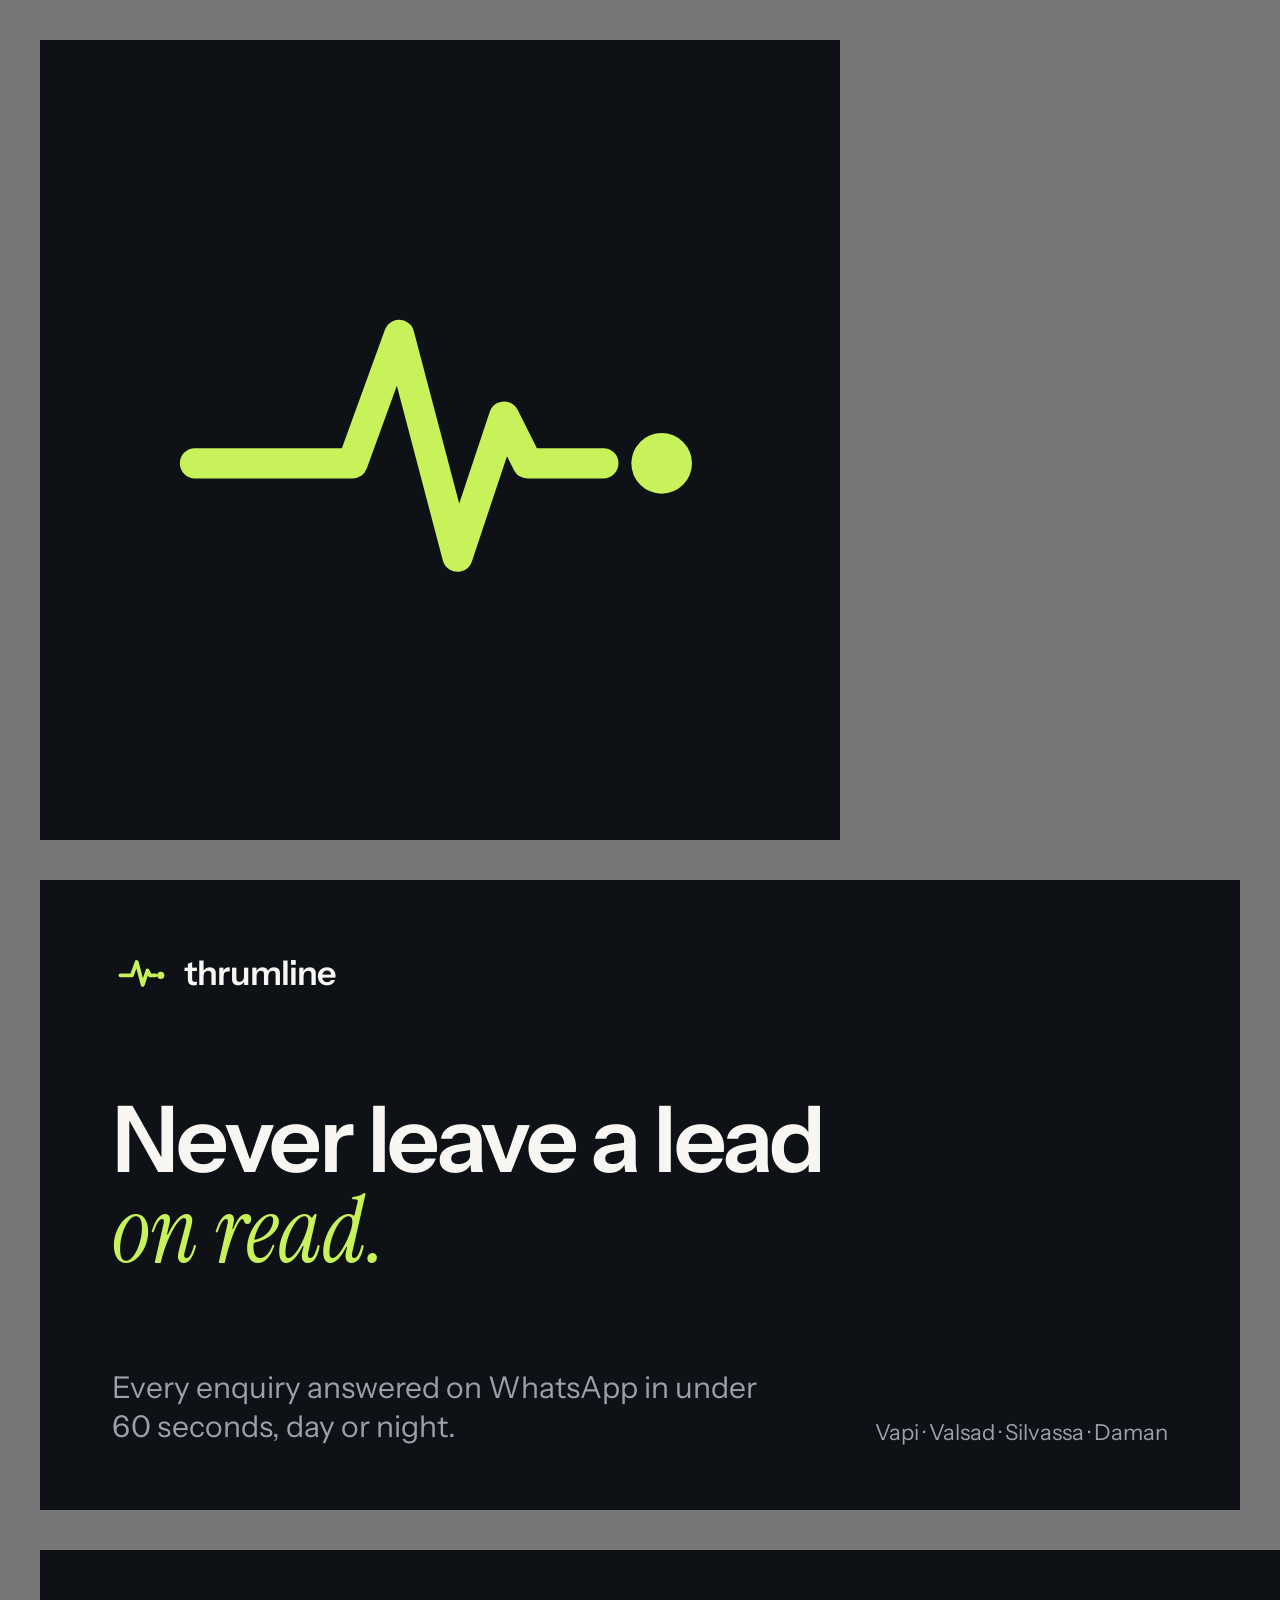
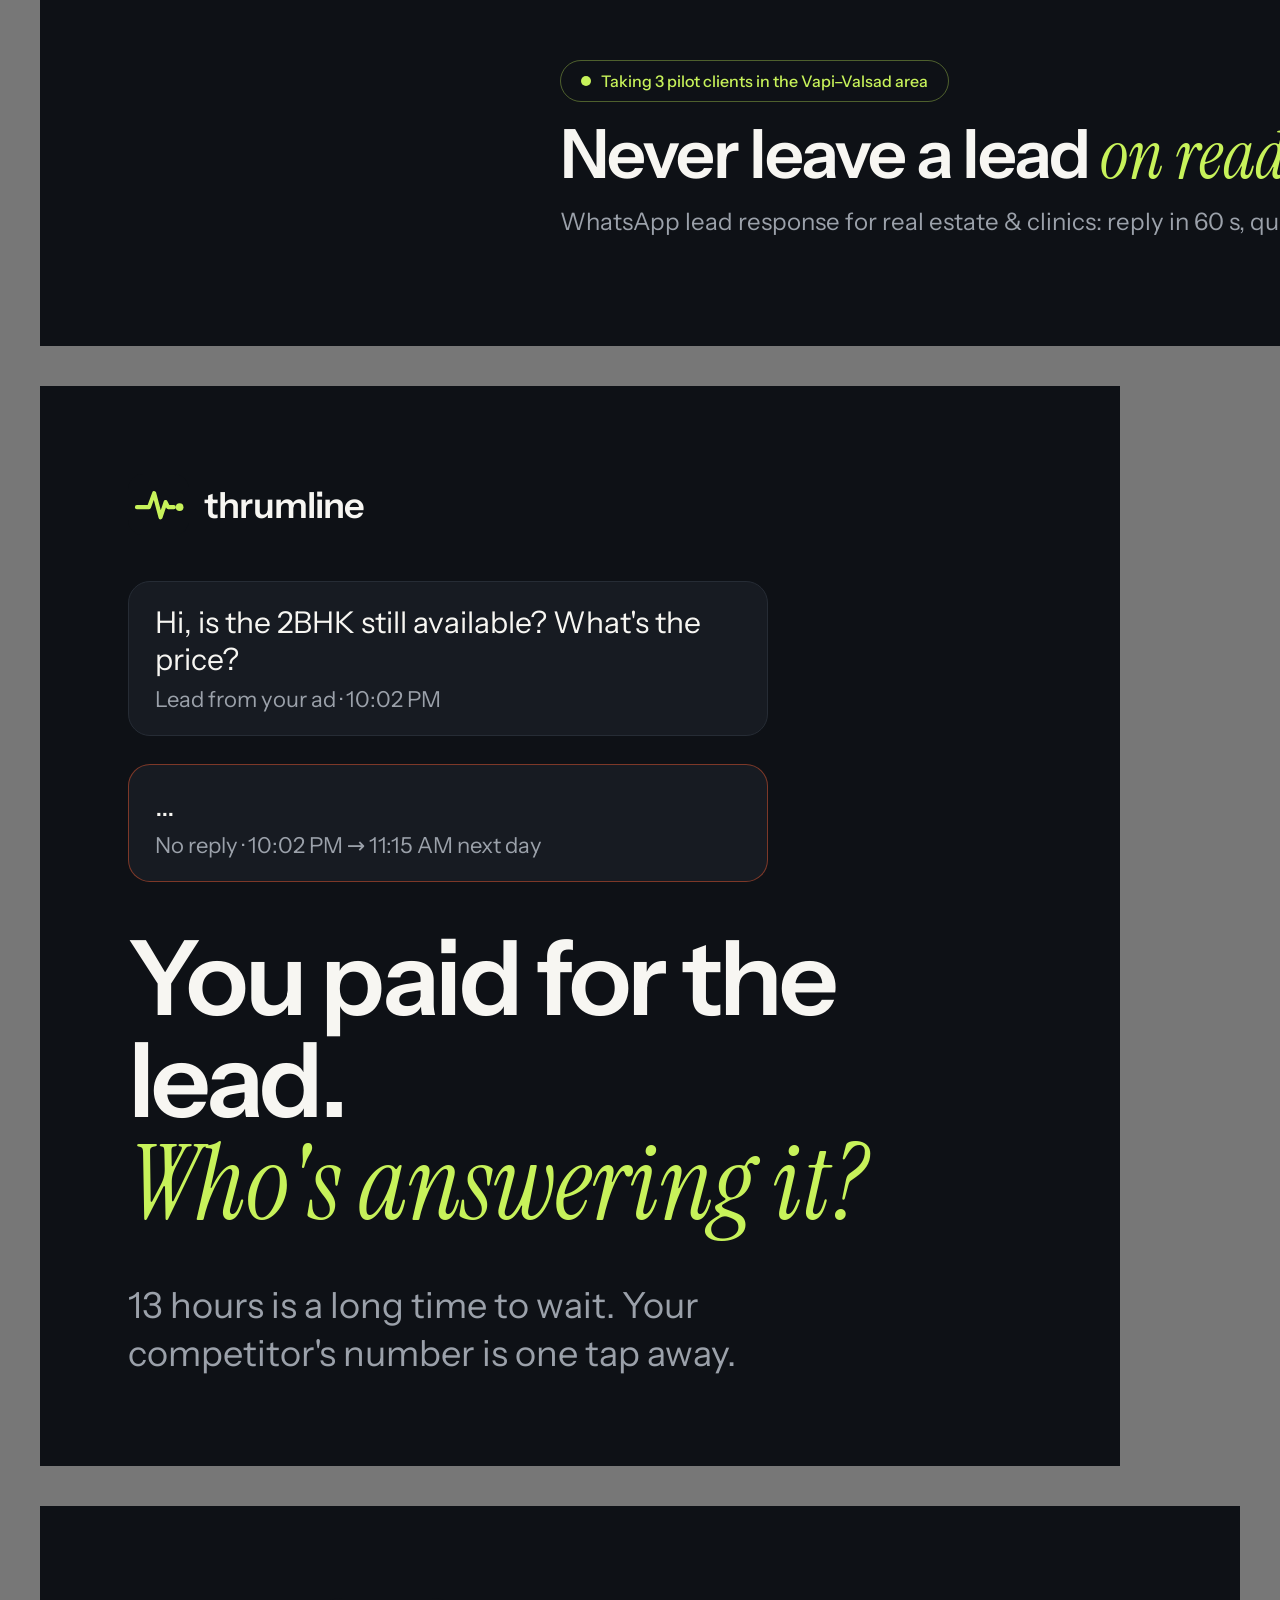
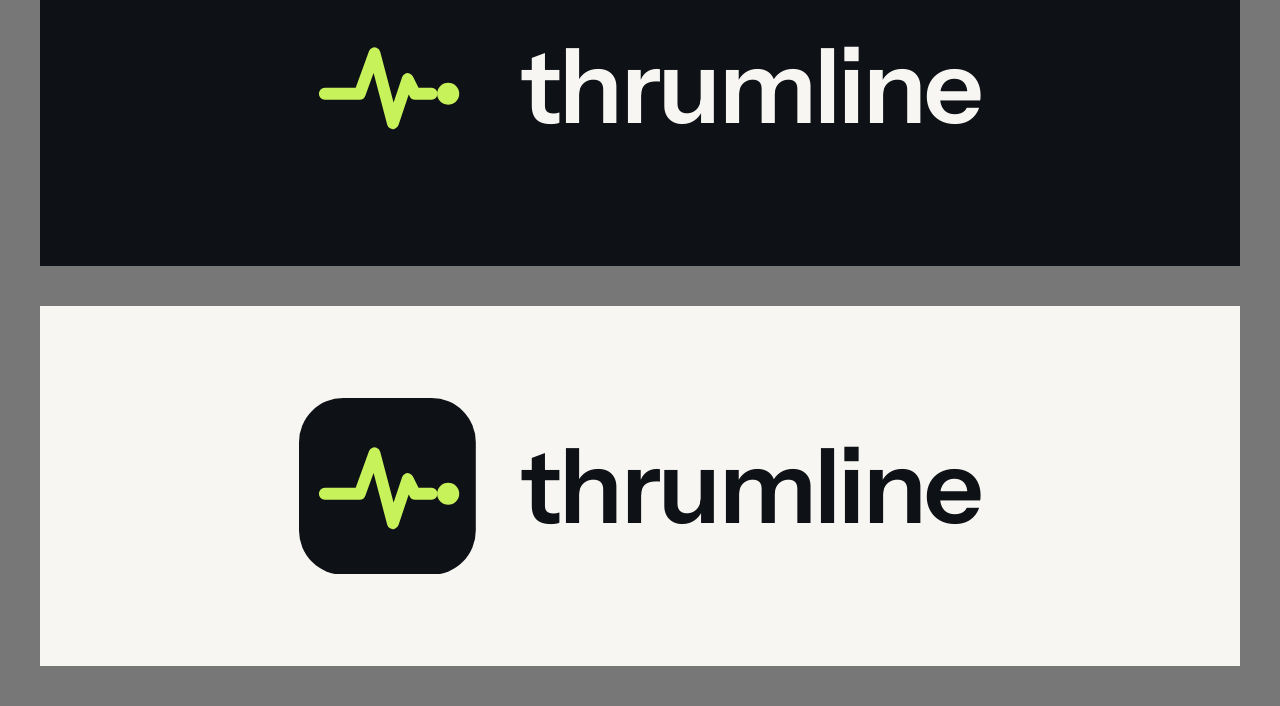
<file: brand/src/assets.html>
<!doctype html>
<html lang="en">
<head>
<meta charset="utf-8">
<title>Thrumline brand assets (export source)</title>
<link href="../../site/assets/fonts/fonts.css" rel="stylesheet">
<style>
:root{--ink:#0E1116;--ink-2:#171B22;--paper:#F7F6F2;--lime:#C7F25A;--moss:#3F6212;--ember:#E4572E;--mist:#E7E5DF;--slate:#5B616B;--fog:#9BA1AA}
*{box-sizing:border-box;margin:0;padding:0}
body{background:#777;font-family:"Instrument Sans",system-ui,sans-serif;padding:40px;display:flex;flex-direction:column;gap:40px;align-items:flex-start}
.frame{position:relative;overflow:hidden;background:var(--ink);color:var(--paper)}
.serif{font-family:"Instrument Serif",serif;font-style:italic;font-weight:400;letter-spacing:0;white-space:nowrap}
.lime{color:var(--lime)}
.wordmark{display:flex;align-items:center;gap:.42em;font-weight:600;letter-spacing:-.025em}
.wordmark svg{height:1.7em;width:auto;flex:none}
.pulse-bg{position:absolute;left:0;right:0;opacity:.9}
.chip{align-self:flex-start;display:inline-flex;align-items:center;gap:10px;border:1px solid rgba(199,242,90,.35);color:var(--lime);border-radius:999px;padding:10px 20px;font-weight:500}
.chip i{width:10px;height:10px;border-radius:50%;background:var(--lime);display:inline-block}

/* 800 x 800 profile photo (WhatsApp, LinkedIn page, Google Business Profile) */
#profile{width:800px;height:800px;display:grid;place-items:center}
#profile svg{width:560px;height:auto}

/* 1200 x 630 Open Graph / link preview */
#og{width:1200px;height:630px;padding:64px 72px;display:flex;flex-direction:column;justify-content:space-between}
#og .wordmark{font-size:34px}
#og h1{font-size:92px;line-height:.98;letter-spacing:-.035em;font-weight:600;max-width:15ch}
#og p{font-size:30px;color:var(--fog);max-width:34ch;line-height:1.3}
#og .row{display:flex;justify-content:space-between;align-items:flex-end;font-size:22px;color:var(--fog)}

/* 1584 x 396 LinkedIn banner (left-bottom stays clear for the profile photo) */
#linkedin{width:1584px;height:396px;padding:56px 72px 56px 520px;display:flex;flex-direction:column;justify-content:center;gap:18px}
#linkedin h1{font-size:68px;line-height:1;letter-spacing:-.03em;font-weight:600}
#linkedin p{font-size:24px;color:var(--fog);white-space:nowrap}

/* 1080 x 1080 first post / WhatsApp status */
#post1{width:1080px;height:1080px;padding:88px;display:flex;flex-direction:column;justify-content:space-between}
#post1 h1{font-size:104px;line-height:.98;letter-spacing:-.035em;font-weight:600}
#post1 p{font-size:36px;color:var(--fog);line-height:1.35;max-width:26ch}
#post1 .wordmark{font-size:36px}
.msg{background:var(--ink-2);border:1px solid #262C35;border-radius:22px;padding:22px 26px;font-size:30px;max-width:640px}
.msg small{display:block;color:var(--fog);font-size:22px;margin-top:8px}

/* Wordmark lockups */
#logo-dark{width:1200px;height:360px;display:grid;place-items:center}
#logo-light{width:1200px;height:360px;display:grid;place-items:center;background:var(--paper);color:var(--ink)}
#logo-dark .wordmark,#logo-light .wordmark{font-size:104px}
</style>
</head>
<body>

<template id="mark-dark"><svg viewBox="0 0 48 48" aria-hidden="true"><rect width="48" height="48" rx="12" fill="#0E1116"/><path d="M7 26h9.5l4-11 5 19 4-12 2 4H36" fill="none" stroke="#C7F25A" stroke-width="3.2" stroke-linecap="round" stroke-linejoin="round"/><circle cx="40.5" cy="26" r="3" fill="#C7F25A"/></svg></template>
<template id="mark-bare"><svg viewBox="0 0 48 48" aria-hidden="true"><path d="M3 26h13.5l4-11 5 19 4-12 2 4H38" fill="none" stroke="#C7F25A" stroke-width="2.6" stroke-linecap="round" stroke-linejoin="round"/><circle cx="43" cy="26" r="2.6" fill="#C7F25A"/></svg></template>

<div class="frame" id="profile" data-mark="bare"></div>

<div class="frame" id="og">
  <div class="wordmark" data-mark="dark">thrumline</div>
  <div>
    <h1>Never leave a lead <span class="serif lime">on read.</span></h1>
  </div>
  <div class="row">
    <p>Every enquiry answered on WhatsApp in under 60 seconds, day or night.</p>
    <span>Vapi · Valsad · Silvassa · Daman</span>
  </div>
</div>

<div class="frame" id="linkedin">
  <span class="chip"><i></i> Taking 3 pilot clients in the Vapi–Valsad area</span>
  <h1>Never leave a lead <span class="serif lime">on read.</span></h1>
  <p>WhatsApp lead response for real estate &amp; clinics: reply in 60 s, qualify, book the visit.</p>
</div>

<div class="frame" id="post1">
  <div class="wordmark" data-mark="dark">thrumline</div>
  <div style="display:flex;flex-direction:column;gap:28px">
    <div class="msg">Hi, is the 2BHK still available? What's the price?<small>Lead from your ad · 10:02 PM</small></div>
    <div class="msg" style="border-color:rgba(228,87,46,.5)">…<small>No reply · 10:02 PM → 11:15 AM next day</small></div>
  </div>
  <div>
    <h1>You paid for the lead. <span class="serif lime">Who's answering it?</span></h1>
  </div>
  <p>13 hours is a long time to wait. Your competitor's number is one tap away.</p>
</div>

<div class="frame" id="logo-dark"><div class="wordmark" data-mark="dark">thrumline</div></div>
<div class="frame" id="logo-light"><div class="wordmark" data-mark="dark">thrumline</div></div>

<script>
  // Insert the mark SVGs from the templates so every asset uses the same drawing.
  document.querySelectorAll('[data-mark]').forEach(el => {
    const tpl = document.getElementById('mark-' + el.dataset.mark);
    el.prepend(tpl.content.cloneNode(true));
  });
</script>
</body>
</html>
</file>
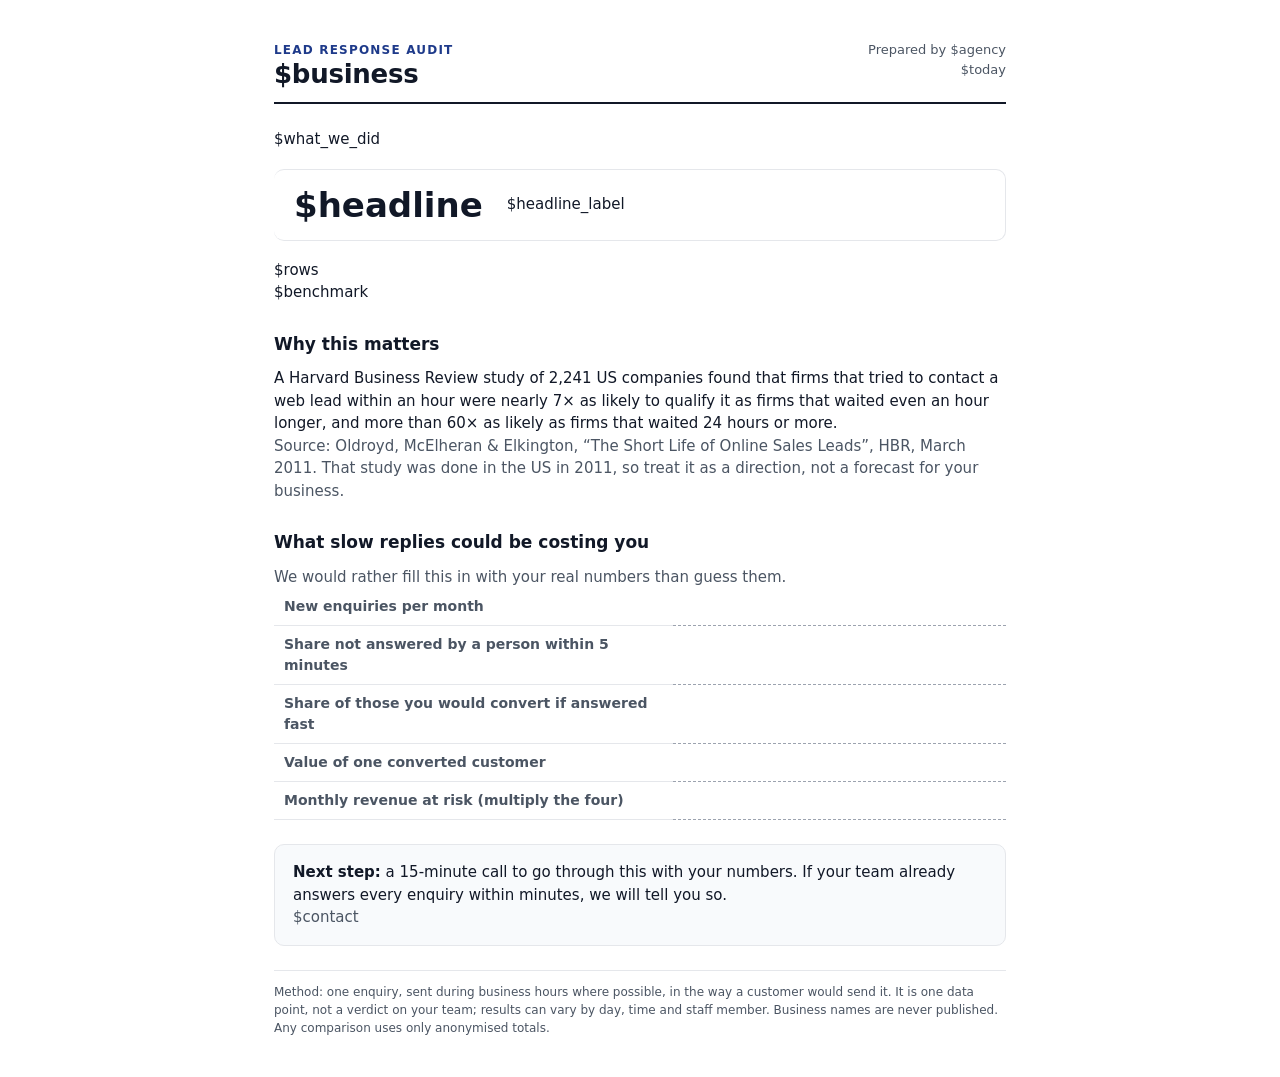
<file: tools/response-audit/templates/report.html>
<!doctype html>
<html lang="en">
<head>
<meta charset="utf-8">
<meta name="viewport" content="width=device-width, initial-scale=1">
<meta name="robots" content="noindex">
<title>Lead Response Audit: $business</title>
<style>
:root{--ink:#111827;--muted:#4b5563;--line:#e5e7eb;--soft:#f8fafc;--ok:#15803d;--warn:#b45309;--bad:#b91c1c;--brand:#1e3a8a}
*{box-sizing:border-box;margin:0;padding:0}
body{font-family:system-ui,-apple-system,"Segoe UI",Roboto,"Helvetica Neue",Arial,sans-serif;color:var(--ink);background:#fff;line-height:1.5;font-size:15px}
.page{max-width:780px;margin:0 auto;padding:40px 24px}
header{display:flex;justify-content:space-between;align-items:baseline;gap:16px;border-bottom:2px solid var(--ink);padding-bottom:12px;margin-bottom:24px;flex-wrap:wrap}
.kicker{font-size:12px;font-weight:700;letter-spacing:.1em;text-transform:uppercase;color:var(--brand)}
h1{font-size:26px;line-height:1.2;letter-spacing:-.01em}
h2{font-size:17px;margin:28px 0 10px}
.muted{color:var(--muted)}
.meta{font-size:13px;color:var(--muted);text-align:right}
.result{display:flex;gap:24px;align-items:center;border:1px solid var(--line);border-left:6px solid var(--tone);border-radius:10px;padding:18px 20px;margin:18px 0}
.result b{font-size:34px;line-height:1;color:var(--tone);white-space:nowrap}
.tone-ok{--tone:var(--ok)}.tone-warn{--tone:var(--warn)}.tone-bad{--tone:var(--bad)}
table{width:100%;border-collapse:collapse;font-size:14px}
th,td{text-align:left;padding:8px 10px;border-bottom:1px solid var(--line);vertical-align:top}
th{font-weight:600;width:48%;color:var(--muted)}
.stats{display:grid;grid-template-columns:repeat(3,1fr);gap:12px;margin:12px 0}
.stats div{background:var(--soft);border:1px solid var(--line);border-radius:10px;padding:12px}
.stats b{display:block;font-size:22px}
.stats span{font-size:13px;color:var(--muted)}
.calc td{height:34px}
.calc td:last-child{width:40%;border-bottom:1px dashed #9ca3af}
.cta{background:var(--soft);border:1px solid var(--line);border-radius:10px;padding:16px 18px;margin-top:24px}
footer{margin-top:24px;font-size:12px;color:var(--muted);border-top:1px solid var(--line);padding-top:12px}
@media(max-width:560px){.stats{grid-template-columns:1fr}.result{flex-direction:column;align-items:flex-start;gap:8px}.meta{text-align:left}}
@media print{.page{padding:0}@page{size:A4;margin:16mm}}
</style>
</head>
<body>
<div class="page">
<header>
  <div><p class="kicker">Lead Response Audit</p><h1>$business</h1></div>
  <p class="meta">Prepared by $agency<br>$today</p>
</header>

<p>$what_we_did</p>

<div class="result tone-$tone"><b>$headline</b><span>$headline_label</span></div>

<table>$rows</table>

$benchmark

<h2>Why this matters</h2>
<p>A Harvard Business Review study of 2,241 US companies found that firms that tried to contact a web lead within an hour were nearly 7× as likely to qualify it as firms that waited even an hour longer, and more than 60× as likely as firms that waited 24 hours or more.</p>
<p class="muted">Source: Oldroyd, McElheran &amp; Elkington, “The Short Life of Online Sales Leads”, HBR, March 2011. That study was done in the US in 2011, so treat it as a direction, not a forecast for your business.</p>

<h2>What slow replies could be costing you</h2>
<p class="muted">We would rather fill this in with your real numbers than guess them.</p>
<table class="calc">
  <tr><th>New enquiries per month</th><td></td></tr>
  <tr><th>Share not answered by a person within 5 minutes</th><td></td></tr>
  <tr><th>Share of those you would convert if answered fast</th><td></td></tr>
  <tr><th>Value of one converted customer</th><td></td></tr>
  <tr><th>Monthly revenue at risk (multiply the four)</th><td></td></tr>
</table>

<div class="cta">
  <strong>Next step:</strong> a 15-minute call to go through this with your numbers. If your team already answers every enquiry within minutes, we will tell you so.<br>
  <span class="muted">$contact</span>
</div>

<footer>
  Method: one enquiry, sent during business hours where possible, in the way a customer would send it. It is one data point, not a verdict on your team; results can vary by day, time and staff member. Business names are never published. Any comparison uses only anonymised totals.
</footer>
</div>
</body>
</html>
</file>
<file: site/assets/fonts/fonts.css>
/* Self-hosted Instrument Sans (variable 400–700) and Instrument Serif Italic. SIL OFL 1.1: see OFL-*.txt */
@font-face{font-family:"Instrument Sans";font-style:normal;font-weight:400 700;font-display:swap;src:url(instrument-sans-latin-ext.woff2) format("woff2");unicode-range:U+0100-02BA,U+02BD-02C5,U+02C7-02CC,U+02CE-02D7,U+02DD-02FF,U+0304,U+0308,U+0329,U+1D00-1DBF,U+1E00-1E9F,U+1EF2-1EFF,U+2020,U+20A0-20AB,U+20AD-20C0,U+2113,U+2C60-2C7F,U+A720-A7FF}
@font-face{font-family:"Instrument Sans";font-style:normal;font-weight:400 700;font-display:swap;src:url(instrument-sans-latin.woff2) format("woff2");unicode-range:U+0000-00FF,U+0131,U+0152-0153,U+02BB-02BC,U+02C6,U+02DA,U+02DC,U+0304,U+0308,U+0329,U+2000-206F,U+20AC,U+2122,U+2191,U+2193,U+2212,U+2215,U+FEFF,U+FFFD}
@font-face{font-family:"Instrument Serif";font-style:italic;font-weight:400;font-display:swap;src:url(instrument-serif-italic-latin-ext.woff2) format("woff2");unicode-range:U+0100-02BA,U+02BD-02C5,U+02C7-02CC,U+02CE-02D7,U+02DD-02FF,U+0304,U+0308,U+0329,U+1D00-1DBF,U+1E00-1E9F,U+1EF2-1EFF,U+2020,U+20A0-20AB,U+20AD-20C0,U+2113,U+2C60-2C7F,U+A720-A7FF}
@font-face{font-family:"Instrument Serif";font-style:italic;font-weight:400;font-display:swap;src:url(instrument-serif-italic-latin.woff2) format("woff2");unicode-range:U+0000-00FF,U+0131,U+0152-0153,U+02BB-02BC,U+02C6,U+02DA,U+02DC,U+0304,U+0308,U+0329,U+2000-206F,U+20AC,U+2122,U+2191,U+2193,U+2212,U+2215,U+FEFF,U+FFFD}
</file>
